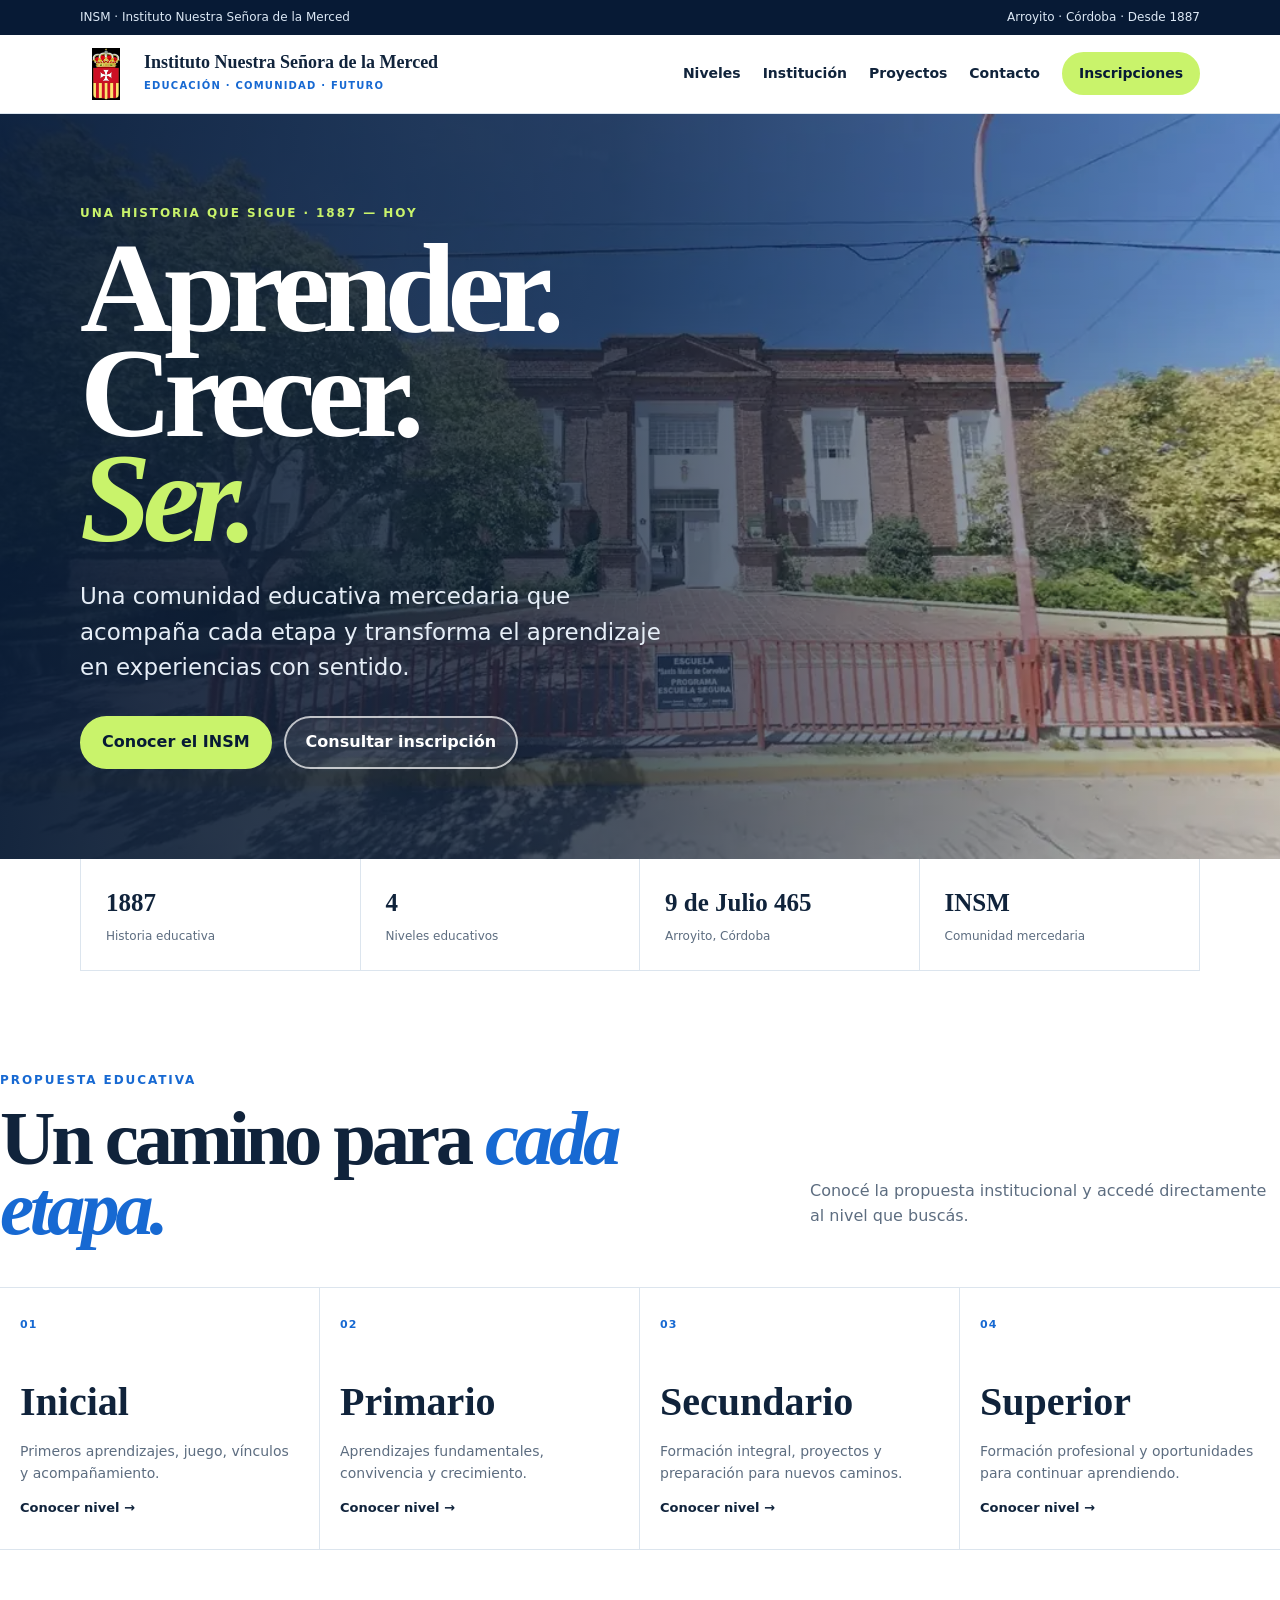
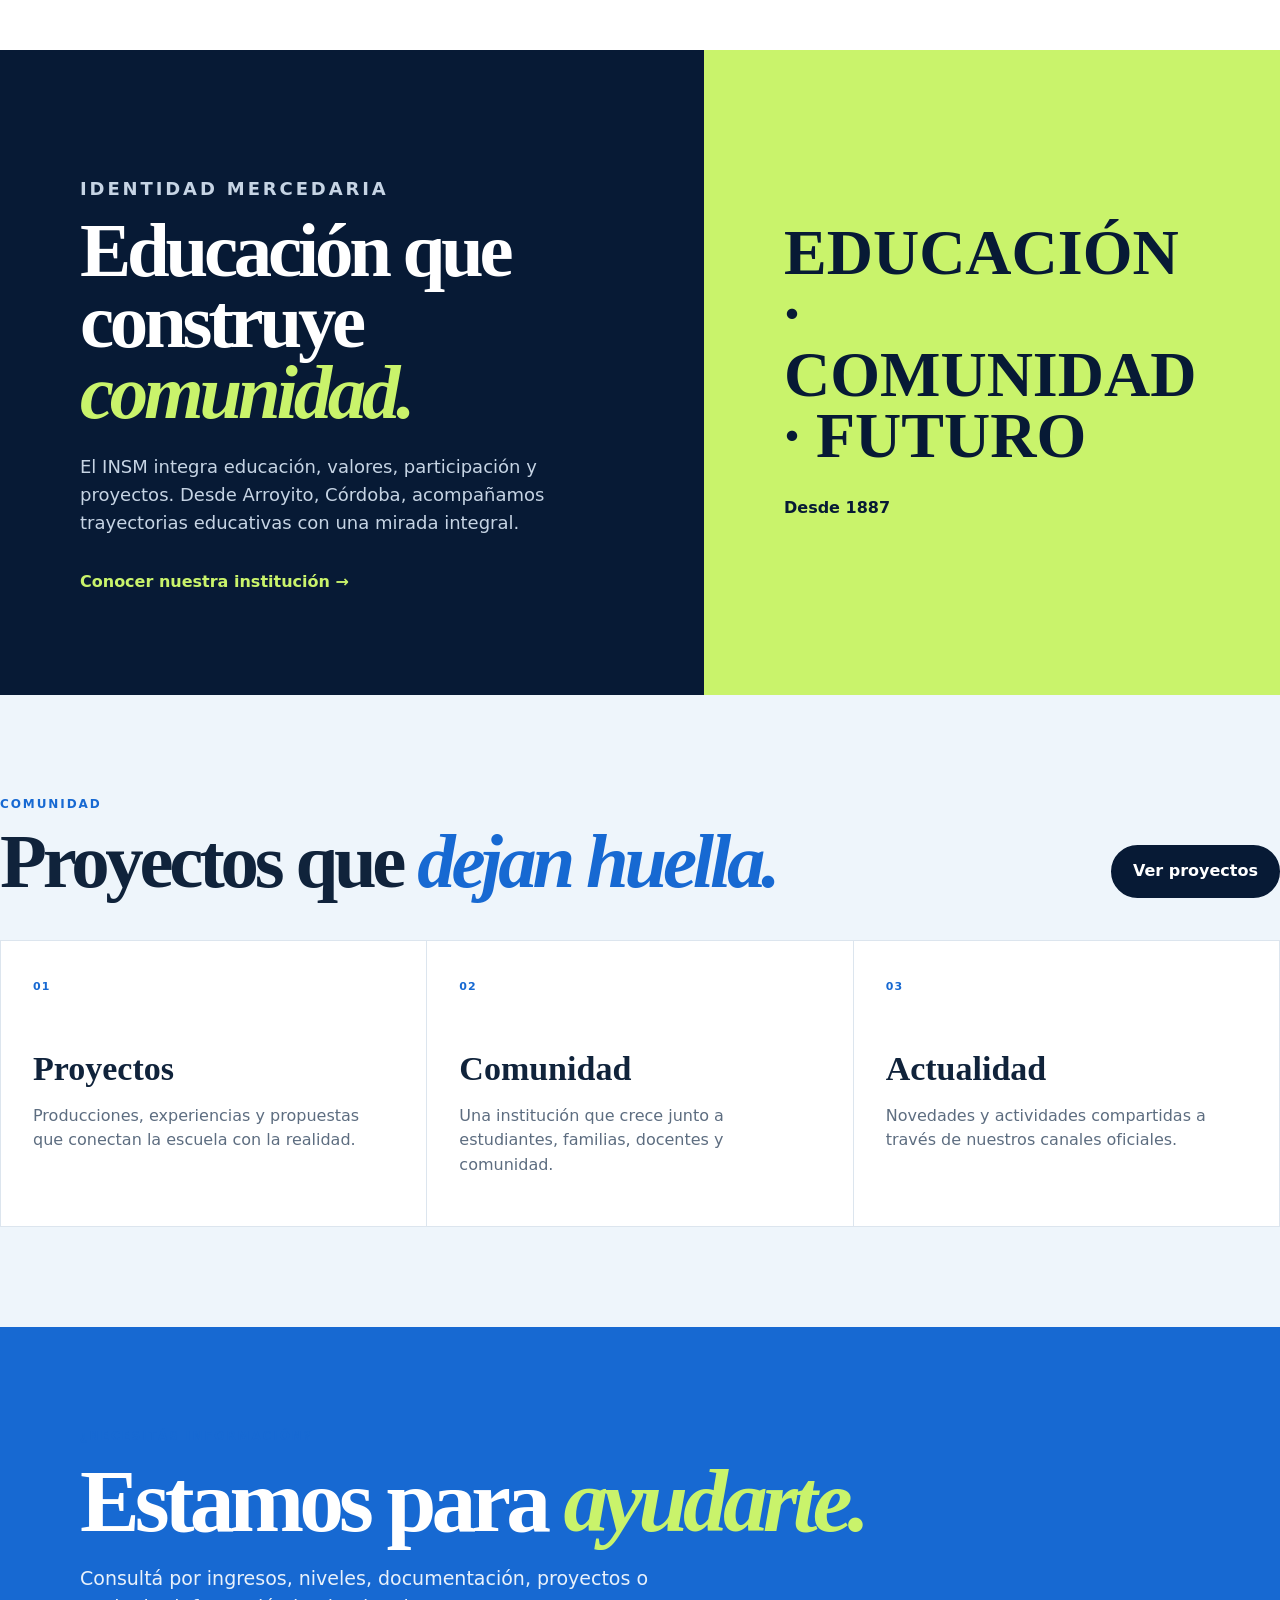
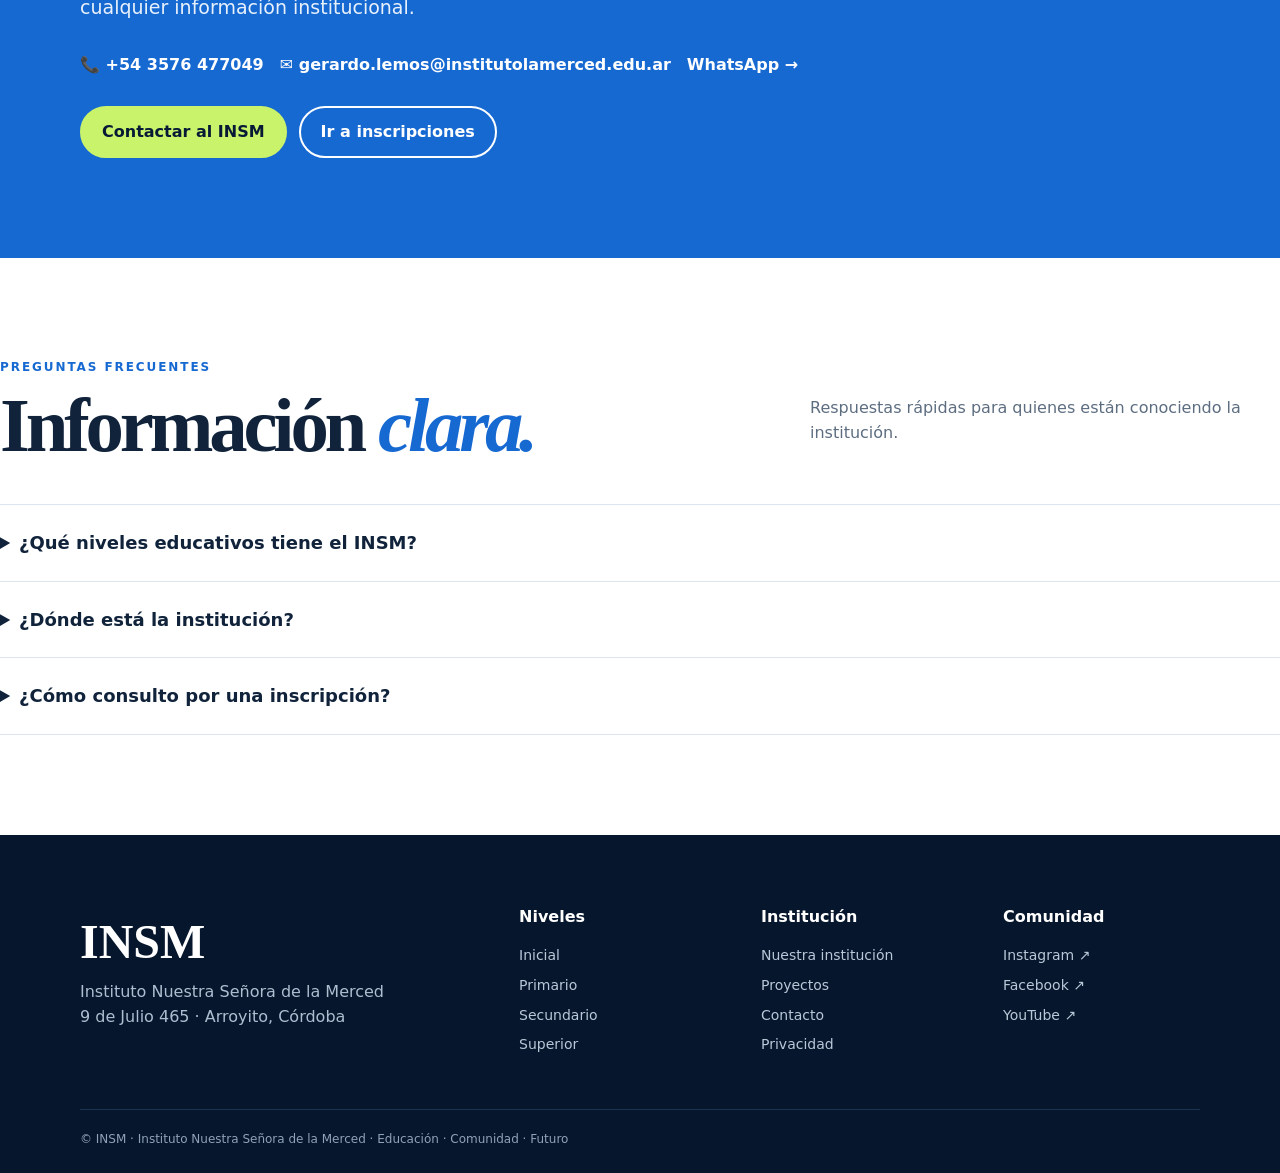
<file: index.html>
<!doctype html>
<html lang="es-AR">
<head>
<meta charset="utf-8">
<meta name="viewport" content="width=device-width, initial-scale=1">
<meta name="theme-color" content="#071a35">
<meta name="color-scheme" content="light">
<meta name="author" content="Instituto Nuestra Señora de la Merced">
<meta name="description" content="Instituto Nuestra Señora de la Merced de Arroyito, Córdoba. Educación mercedaria desde 1887: Inicial, Primario, Secundario y Superior, proyectos e inscripciones.">
<meta name="robots" content="index,follow,max-image-preview:large,max-snippet:-1,max-video-preview:-1">
<meta name="referrer" content="strict-origin-when-cross-origin">
<link rel="canonical" href="https://web95.vercel.app/">
<link rel="icon" href="img/favicon.ico">
<link rel="manifest" href="site.webmanifest">
<link rel="preload" as="image" href="img/entrada-fast.webp" type="image/webp" fetchpriority="high">
<link rel="stylesheet" href="speed.css">
<title>Instituto Nuestra Señora de la Merced | Arroyito, Córdoba</title>
<meta property="og:type" content="website">
<meta property="og:site_name" content="INSM · Instituto Nuestra Señora de la Merced">
<meta property="og:title" content="Instituto Nuestra Señora de la Merced | Arroyito">
<meta property="og:description" content="Educación mercedaria desde 1887. Conocé nuestros niveles, proyectos, comunidad e inscripciones.">
<meta property="og:url" content="https://web95.vercel.app/">
<meta property="og:image" content="https://web95.vercel.app/img/entrada-fast.webp">
<meta name="twitter:card" content="summary_large_image">
<meta name="twitter:title" content="Instituto Nuestra Señora de la Merced | Arroyito">
<meta name="twitter:description" content="Educación mercedaria desde 1887. Niveles, proyectos, comunidad e inscripciones.">
<meta name="twitter:image" content="https://web95.vercel.app/img/entrada-fast.webp">
<script type="application/ld+json">{"@context":"https://schema.org","@graph":[{"@type":"EducationalOrganization","@id":"https://web95.vercel.app/#organization","name":"Instituto Nuestra Señora de la Merced","alternateName":"INSM","url":"https://web95.vercel.app/","logo":"https://web95.vercel.app/img/logo-fast.webp","description":"Instituto Nuestra Señora de la Merced de Arroyito, Córdoba. Educación mercedaria desde 1887.","foundingDate":"1887","address":{"@type":"PostalAddress","streetAddress":"9 de Julio 465","addressLocality":"Arroyito","addressRegion":"Córdoba","postalCode":"2434","addressCountry":"AR"},"telephone":"+54 3576 477049","email":"gerardo.lemos@institutolamerced.edu.ar","sameAs":["https://www.instagram.com/mercedariasarroyito/","https://www.facebook.com/estilomercedarioarroyito","https://www.youtube.com/@INSM.DIGITAL","https://www.tiktok.com/@insm.digital"],"contactPoint":{"@type":"ContactPoint","contactType":"school information","telephone":"+54 3576 477049","email":"gerardo.lemos@institutolamerced.edu.ar","availableLanguage":"es-AR"}},{"@type":"WebSite","@id":"https://web95.vercel.app/#website","url":"https://web95.vercel.app/","name":"INSM · Instituto Nuestra Señora de la Merced","publisher":{"@id":"https://web95.vercel.app/#organization"},"inLanguage":"es-AR"},{"@type":"FAQPage","mainEntity":[{"@type":"Question","name":"¿Qué niveles educativos tiene el INSM?","acceptedAnswer":{"@type":"Answer","text":"El Instituto Nuestra Señora de la Merced ofrece Nivel Inicial, Primario, Secundario y Superior."}},{"@type":"Question","name":"¿Dónde está la institución?","acceptedAnswer":{"@type":"Answer","text":"La institución está ubicada en 9 de Julio 465, Arroyito, Córdoba."}},{"@type":"Question","name":"¿Cómo consulto por una inscripción?","acceptedAnswer":{"@type":"Answer","text":"Podés ingresar a la página de Inscripciones o comunicarte con el colegio desde la página de Contacto."}}]}]}</script>
<script defer data-domain="web95.vercel.app" src="https://plausible.io/js/script.js"></script>
</head>
<body>
<a class="skip" href="#contenido">Saltar al contenido</a>
<header class="header">
  <div class="bar"><span>INSM · Instituto Nuestra Señora de la Merced</span><span>Arroyito · Córdoba · Desde 1887</span></div>
  <div class="nav wrap">
    <a class="brand" href="index.html" aria-label="Inicio INSM">
      <img src="img/logo-fast.webp" width="180" height="180" alt="Escudo del Instituto Nuestra Señora de la Merced" fetchpriority="high">
      <span><strong>Instituto Nuestra Señora de la Merced</strong><small>EDUCACIÓN · COMUNIDAD · FUTURO</small></span>
    </a>
    <nav aria-label="Navegación principal">
      <a href="#niveles">Niveles</a><a href="NuestroColegio.html">Institución</a><a href="Proyectos.html">Proyectos</a><a href="Contacto.html">Contacto</a><a class="button small" href="Inscripciones.html">Inscripciones</a>
    </nav>
  </div>
</header>
<main id="contenido">
<section class="hero">
  <img class="hero-image" src="img/entrada-fast.webp" width="1200" height="612" alt="Entrada del Instituto Nuestra Señora de la Merced en Arroyito" fetchpriority="high">
  <div class="hero-overlay"></div>
  <div class="hero-content wrap">
    <p class="eyebrow">UNA HISTORIA QUE SIGUE · 1887 — HOY</p>
    <h1>Aprender.<br>Crecer.<br><em>Ser.</em></h1>
    <p class="lead">Una comunidad educativa mercedaria que acompaña cada etapa y transforma el aprendizaje en experiencias con sentido.</p>
    <div class="actions"><a class="button" href="#niveles">Conocer el INSM</a><a class="button ghost" href="Inscripciones.html">Consultar inscripción</a></div>
  </div>
</section>
<section class="trust wrap" aria-label="Datos institucionales">
  <div><b>1887</b><span>Historia educativa</span></div><div><b>4</b><span>Niveles educativos</span></div><div><b>9 de Julio 465</b><span>Arroyito, Córdoba</span></div><div><b>INSM</b><span>Comunidad mercedaria</span></div>
</section>
<section class="section" id="niveles">
  <div class="section-head"><div><p class="eyebrow">PROPUESTA EDUCATIVA</p><h2>Un camino para <em>cada etapa.</em></h2></div><p>Conocé la propuesta institucional y accedé directamente al nivel que buscás.</p></div>
  <div class="levels">
    <a href="NivelInicial.html"><span>01</span><h3>Inicial</h3><p>Primeros aprendizajes, juego, vínculos y acompañamiento.</p><b>Conocer nivel →</b></a>
    <a href="NivelPrimario.html"><span>02</span><h3>Primario</h3><p>Aprendizajes fundamentales, convivencia y crecimiento.</p><b>Conocer nivel →</b></a>
    <a href="NivelSecundario.html"><span>03</span><h3>Secundario</h3><p>Formación integral, proyectos y preparación para nuevos caminos.</p><b>Conocer nivel →</b></a>
    <a href="NivelTerciario.html"><span>04</span><h3>Superior</h3><p>Formación profesional y oportunidades para continuar aprendiendo.</p><b>Conocer nivel →</b></a>
  </div>
</section>
<section class="split">
  <div><p class="eyebrow">IDENTIDAD MERCEDARIA</p><h2>Educación que construye <em>comunidad.</em></h2><p>El INSM integra educación, valores, participación y proyectos. Desde Arroyito, Córdoba, acompañamos trayectorias educativas con una mirada integral.</p><a class="text-link" href="NuestroColegio.html">Conocer nuestra institución →</a></div>
  <aside><strong>EDUCACIÓN<br>· COMUNIDAD<br>· FUTURO</strong><span>Desde 1887</span></aside>
</section>
<section class="section light" id="propuesta">
  <div class="section-head"><div><p class="eyebrow">COMUNIDAD</p><h2>Proyectos que <em>dejan huella.</em></h2></div><a class="button dark" href="Proyectos.html">Ver proyectos</a></div>
  <div class="features"><article><span>01</span><h3>Proyectos</h3><p>Producciones, experiencias y propuestas que conectan la escuela con la realidad.</p></article><article><span>02</span><h3>Comunidad</h3><p>Una institución que crece junto a estudiantes, familias, docentes y comunidad.</p></article><article><span>03</span><h3>Actualidad</h3><p>Novedades y actividades compartidas a través de nuestros canales oficiales.</p></article></div>
</section>
<section class="contact-cta" id="recorrido">
  <div class="wrap"><p class="eyebrow">¿NECESITÁS INFORMACIÓN?</p><h2>Estamos para <em>ayudarte.</em></h2><p>Consultá por ingresos, niveles, documentación, proyectos o cualquier información institucional.</p><div class="direct"><a href="tel:+543576477049">📞 +54 3576 477049</a><a href="mailto:gerardo.lemos@institutolamerced.edu.ar">✉ gerardo.lemos@institutolamerced.edu.ar</a><a href="https://wa.me/5493576477049" rel="noopener" target="_blank">WhatsApp →</a></div><div class="actions"><a class="button" href="Contacto.html">Contactar al INSM</a><a class="button ghost-light" href="Inscripciones.html">Ir a inscripciones</a></div></div>
</section>
<section class="section faq" id="preguntas-frecuentes">
  <div class="section-head"><div><p class="eyebrow">PREGUNTAS FRECUENTES</p><h2>Información <em>clara.</em></h2></div><p>Respuestas rápidas para quienes están conociendo la institución.</p></div>
  <details><summary>¿Qué niveles educativos tiene el INSM?</summary><p>Nivel Inicial, Primario, Secundario y Superior.</p></details>
  <details><summary>¿Dónde está la institución?</summary><p>En 9 de Julio 465, Arroyito, Córdoba.</p></details>
  <details><summary>¿Cómo consulto por una inscripción?</summary><p>Podés ingresar a <a href="Inscripciones.html">Inscripciones</a> o comunicarte desde <a href="Contacto.html">Contacto</a>.</p></details>
</section>
</main>
<footer class="footer"><div class="wrap footer-grid"><div><strong>INSM</strong><p>Instituto Nuestra Señora de la Merced<br>9 de Julio 465 · Arroyito, Córdoba</p></div><div><b>Niveles</b><a href="NivelInicial.html">Inicial</a><a href="NivelPrimario.html">Primario</a><a href="NivelSecundario.html">Secundario</a><a href="NivelTerciario.html">Superior</a></div><div><b>Institución</b><a href="NuestroColegio.html">Nuestra institución</a><a href="Proyectos.html">Proyectos</a><a href="Contacto.html">Contacto</a><a href="privacidad.html">Privacidad</a></div><div><b>Comunidad</b><a href="https://www.instagram.com/mercedariasarroyito/" rel="noopener" target="_blank">Instagram ↗</a><a href="https://www.facebook.com/estilomercedarioarroyito" rel="noopener" target="_blank">Facebook ↗</a><a href="https://www.youtube.com/@INSM.DIGITAL" rel="noopener" target="_blank">YouTube ↗</a></div></div><div class="wrap footer-bottom">© INSM · Instituto Nuestra Señora de la Merced · Educación · Comunidad · Futuro</div></footer>
<script src="speed.js" defer></script>
</body></html>
</file>
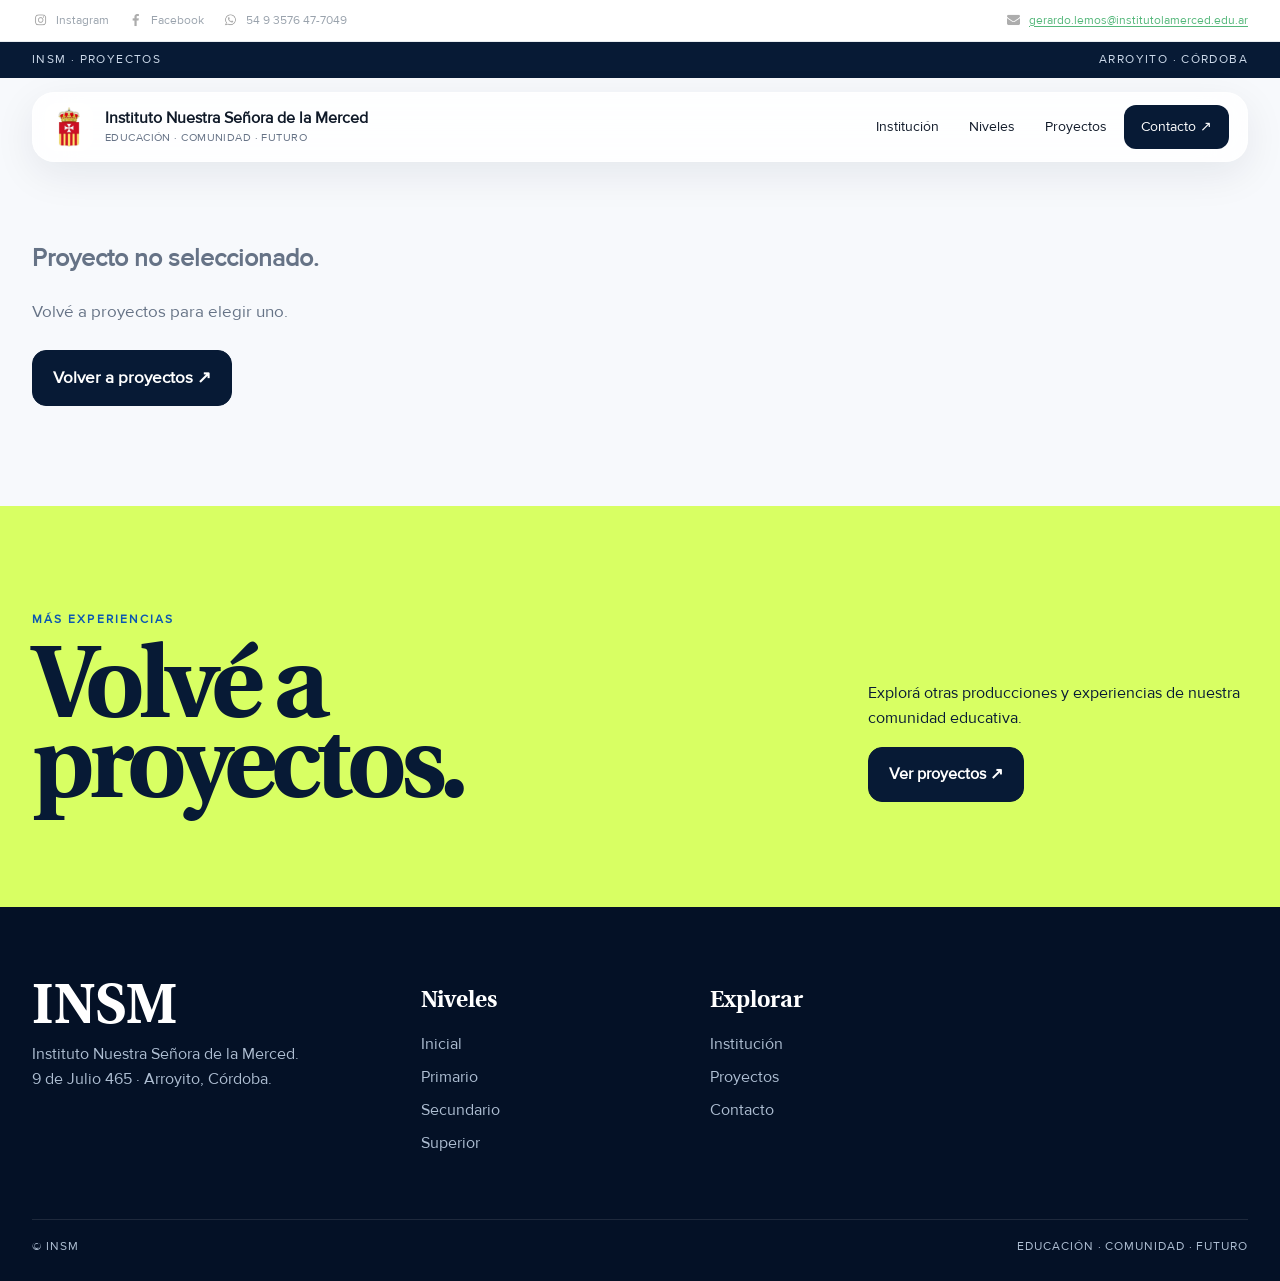
<file: templates/Proyecto.html>
<!doctype html>
<!DOCTYPE html>

<html lang="es"><head><meta charset="utf-8"/><meta content="width=device-width,initial-scale=1" name="viewport"/><meta content="Instituto Nuestra Señora de la Merced" name="author"/><meta content="strict-origin-when-cross-origin" name="referrer"/><title>Proyecto · INSM</title><link href="../img/favicon.ico" rel="icon"/><link href="../modern.css" rel="stylesheet"/><meta content="noindex,nofollow,noarchive" name="robots"/><link href="https://elsonso1920-max.github.io/webinsm/templates/Proyecto.html" rel="canonical"/><meta content="#071a35" name="theme-color"/>
<link href="../site.webmanifest" rel="manifest"/>
</head><body><div class="social-contact-bar"><div class="container social-contact-shell"><div class="social-group"><a aria-label="Instagram" href="https://www.instagram.com/mercedariasarroyito/" rel="noopener" target="_blank"><img alt="Instagram" decoding="async" loading="lazy" src="../img/social/instagram.webp"/> <span>Instagram</span></a><a aria-label="Facebook" href="https://www.facebook.com/estilomercedarioarroyito" rel="noopener" target="_blank"><img alt="Facebook" decoding="async" loading="lazy" src="../img/social/facebook.webp"/> <span>Facebook</span></a><a aria-label="WhatsApp" href="https://wa.me/5493576477049" rel="noopener" target="_blank"><img alt="WhatsApp" decoding="async" loading="lazy" src="../img/social/whatsapp.webp"/> <span>54 9 3576 47-7049</span></a></div><div class="contact-group"><a aria-label="Correo electrónico" href="mailto:gerardo.lemos@institutolamerced.edu.ar"><img alt="Gmail" decoding="async" loading="lazy" src="../img/social/gmail.webp"/> <span>gerardo.lemos@institutolamerced.edu.ar</span></a></div></div></div><div class="progress"></div><div class="cursor"></div><div class="topline"><div class="container"><span>INSM · Proyectos</span><span>Arroyito · Córdoba</span></div></div><header class="site-nav"><div class="container nav-shell"><a class="brand" href="../index.html"><img alt="INSM" class="brand-mark" decoding="async" loading="lazy" src="../img/logo.webp"/><span class="brand-text">Instituto Nuestra Señora de la Merced<small>EDUCACIÓN · COMUNIDAD · FUTURO</small></span></a><nav class="nav-links"><a href="../NuestroColegio.html">Institución</a><a href="../index.html#niveles">Niveles</a><a href="../Proyectos.html">Proyectos</a><a class="nav-cta" href="../Contacto.html">Contacto ↗</a></nav><button aria-controls="mobileMenu" aria-expanded="false" aria-label="Abrir menú" class="menu-toggle" type="button">☰</button></div></header><div class="mobile-menu" id="mobileMenu"><a href="../NuestroColegio.html">Institución</a><a href="../index.html#niveles">Niveles</a><a href="../Proyectos.html">Proyectos</a><a href="../Contacto.html">Contacto</a></div><main class="project-page"><div class="container" id="projectRoot"><div class="project-detail"><div><div class="eyebrow">INSM · Proyecto</div><h1>Cargando<br/><em>proyecto.</em></h1></div></div></div></main><section class="cta"><div class="container cta-grid"><div><div class="section-label">Más experiencias</div><h2>Volvé a<br/>proyectos.</h2></div><div><p>Explorá otras producciones y experiencias de nuestra comunidad educativa.</p><a class="btn" href="../Proyectos.html">Ver proyectos ↗</a></div></div></section><footer class="footer"><div class="container footer-grid"><div><div class="footer-brand">INSM</div><p>Instituto Nuestra Señora de la Merced.<br/>9 de Julio 465 · Arroyito, Córdoba.</p></div><div><h3>Niveles</h3><a href="../NivelInicial.html">Inicial</a><a href="../NivelPrimario.html">Primario</a><a href="../NivelSecundario.html">Secundario</a><a href="../NivelTerciario.html">Superior</a></div><div><h3>Explorar</h3><a href="../NuestroColegio.html">Institución</a><a href="../Proyectos.html">Proyectos</a><a href="../Contacto.html">Contacto</a></div></div><div class="container footer-bottom"><span>© INSM</span><span>Educación · Comunidad · Futuro</span></div></footer><script src="../site.js"></script><script src="data/proyectos-local.js"></script><script>
const id = new URLSearchParams(location.search).get('id');
const root = document.getElementById('projectRoot');

function escapeHtml(value) {
  return String(value ?? '').replace(/[&<>'"]/g, c => ({'&':'&amp;','<':'&lt;','>':'&gt;',"'":'&#39;','"':'&quot;'}[c]));
}
function renderProject(p) {
  if (!p) throw new Error('not found');
  const g=p.general||{}, h=p.hero||{}, a=p.academic||{};
  const gallery=Array.isArray(p.gallery)?p.gallery:[];
  const videos=Array.isArray(p.videos)?p.videos:[];
  const resources=Array.isArray(p.resources)?p.resources:[];
  const galleryHtml=gallery.length ? `
    <section class="section white project-gallery-section">
      <div class="container">
        <div class="section-head">
          <div><div class="section-label">Registro</div><h2 class="display">Así se <em>vivió.</em></h2></div>
          <p class="section-intro">Imágenes y producciones de esta experiencia.</p>
        </div>
        <div class="projects project-gallery-grid">
          ${gallery.map((item,i)=>{
            const image=typeof item==='string'?item:item.image;
            const title=typeof item==='string'?'Registro '+String(i+1).padStart(2,'0'):(item.title||'Registro '+String(i+1).padStart(2,'0'));
            const description=typeof item==='string'?'':(item.description||'');
            return `<div class="project-card project-gallery-card"><img src="${escapeHtml(image)}" alt="${escapeHtml(title)}" loading="lazy"><div class="project-body"><div class="project-meta"><span>Cortometraje</span><span>${String(i+1).padStart(2,'0')}</span></div><h3>${escapeHtml(title)}</h3>${description?`<p>${escapeHtml(description)}</p>`:''}</div></div>`;
          }).join('')}
        </div>
      </div>
    </section>` : '';
  const videosHtml=videos.length ? `
    <section class="section project-video-section">
      <div class="container">
        <div class="section-head"><div><div class="section-label">Material audiovisual</div><h2 class="display">Mirá los <em>cortos.</em></h2></div></div>
        <div class="project-video-grid">${videos.map((src,i)=>`<div class="project-video-item"><iframe src="${escapeHtml(src)}" title="Video ${i+1}" loading="lazy" allowfullscreen></iframe></div>`).join('')}</div>
      </div>
    </section>` : '';
  const resourcesHtml=resources.length ? `
    <section class="section white project-resources-section"><div class="container"><div class="section-head"><div><div class="section-label">Enlaces</div><h2 class="display">Seguí <em>explorando.</em></h2></div></div><div class="project-resources">${resources.map(r=>`<a class="btn" href="${escapeHtml(r.url)}" target="_blank" rel="noopener"><i class="${escapeHtml(r.icon||'fas fa-link')}"></i> ${escapeHtml(r.title||'Ver enlace')} ↗</a>`).join('')}</div></div></section>` : '';
  root.innerHTML=`
    <div class="project-detail">
      <div class="reveal visible"><div class="eyebrow">INSM · Proyecto</div><h1>${escapeHtml(h.titleLine1||p.title||'Proyecto')}<br><em>${escapeHtml(h.titleLine2||'')}</em></h1><p class="project-detail-text">${g.summary||''}</p><div class="project-meta-list"><div><strong>Fecha</strong><span>${escapeHtml(g.date||'')}</span></div><div><strong>Área</strong><span>${escapeHtml(a.value3||'INSM')}</span></div><div><strong>Participan</strong><span>${escapeHtml(a.value1||'')}</span></div><div><strong>Acompañamiento</strong><span>${escapeHtml(a.value2||'')}</span></div></div></div>
      <div class="reveal visible delay-1"><img class="hero-img" src="${escapeHtml(g.image||h.backgroundImage||'../img/Convivencia.webp')}" alt="${escapeHtml(h.titleLine1||'Proyecto')}"></div>
    </div>
    <div class="section" style="padding-bottom:0"><div class="content-grid"><aside class="content-sticky"><div class="section-label">La experiencia</div><h2>Detrás del <em>proyecto.</em></h2></aside><div class="content-body">${g.detail||''}</div></div></div>
    ${galleryHtml}${videosHtml}${resourcesHtml}`;
  document.title=(h.titleLine1||p.title||'Proyecto')+' · INSM';
}

async function loadProject(){
  if(!id){
    root.innerHTML='<div class="content-body"><h2>Proyecto no seleccionado.</h2><p>Volvé a proyectos para elegir uno.</p><a class="btn btn-dark" href="../Proyectos.html">Volver a proyectos ↗</a></div>';
    return;
  }
  try {
    // Al abrir la web directamente desde la PC, usamos los datos locales.
    if (window.INSM_PROJECTS && window.INSM_PROJECTS[id]) {
      renderProject(window.INSM_PROJECTS[id]);
      return;
    }
    // Cuando la web está publicada en un servidor, usamos el JSON real.
    const response=await fetch('data/proyectos/'+encodeURIComponent(id)+'.json');
    if(!response.ok) throw new Error('not found');
    renderProject(await response.json());
  } catch(error) {
    console.error(error);
    root.innerHTML='<div class="content-body"><h2>No se pudo cargar este proyecto.</h2><p>Revisá que exista su archivo JSON dentro de <strong>templates/data/proyectos/</strong>.</p><a class="btn btn-dark" href="../Proyectos.html">Volver a proyectos ↗</a></div>';
  }
}
loadProject();
</script></body></html>
</file>
<file: speed.css>
:root{--navy:#071a35;--blue:#1769d2;--sky:#eef5fb;--lime:#c9f36b;--ink:#10233b;--muted:#5d6d80;--line:#dce5ee;--white:#fff;--radius:22px}*{box-sizing:border-box}html{scroll-behavior:smooth}body{margin:0;color:var(--ink);font-family:system-ui,-apple-system,BlinkMacSystemFont,"Segoe UI",sans-serif;background:#fff;line-height:1.55}a{color:inherit;text-decoration:none}a:focus-visible,button:focus-visible,summary:focus-visible{outline:3px solid #ffb000;outline-offset:4px}.wrap{width:min(1120px,calc(100% - 40px));margin:auto}.skip{position:absolute;left:12px;top:-60px;background:#fff;color:#071a35;padding:12px 16px;z-index:100;border-radius:8px}.skip:focus{top:12px}.header{position:relative;background:#fff;border-bottom:1px solid var(--line);z-index:10}.bar{display:flex;justify-content:space-between;gap:20px;background:var(--navy);color:#dce8f5;padding:8px max(20px,calc((100% - 1120px)/2));font-size:12px}.nav{min-height:78px;display:flex;align-items:center;justify-content:space-between;gap:25px}.brand{display:flex;align-items:center;gap:12px;min-width:0}.brand img{width:52px;height:52px;object-fit:contain}.brand strong{display:block;font-family:Georgia,serif;font-size:18px;line-height:1.1}.brand small{display:block;color:var(--blue);font-weight:800;letter-spacing:.12em;font-size:10px;margin-top:5px}.nav nav{display:flex;align-items:center;gap:22px;font-size:14px;font-weight:700}.nav nav>a:not(.button):hover,.text-link:hover{color:var(--blue)}.button{display:inline-flex;align-items:center;justify-content:center;min-height:48px;padding:12px 20px;border-radius:999px;background:var(--lime);color:var(--navy);font-weight:850;border:2px solid var(--lime);transition:transform .15s ease}.button:hover{transform:translateY(-2px)}.button.small{min-height:40px;padding:9px 15px}.button.ghost{background:rgba(255,255,255,.08);color:#fff;border-color:rgba(255,255,255,.7)}.button.dark{background:var(--navy);color:#fff;border-color:var(--navy)}.ghost-light{background:transparent;color:#fff;border-color:#fff}.hero{min-height:680px;position:relative;display:grid;align-items:center;overflow:hidden;background:var(--navy);color:#fff}.hero-image{position:absolute;inset:0;width:100%;height:100%;object-fit:cover;object-position:center;filter:saturate(.8)}.hero-overlay{position:absolute;inset:0;background:linear-gradient(90deg,rgba(7,26,53,.94) 0%,rgba(7,26,53,.72) 48%,rgba(7,26,53,.2) 100%)}.hero-content{position:relative;padding:90px 0}.eyebrow{font-size:12px;letter-spacing:.16em;font-weight:850;color:var(--blue);margin:0 0 14px}.hero .eyebrow{color:var(--lime)}h1,h2,h3,p{margin-top:0}.hero h1{font-family:Georgia,serif;font-size:clamp(64px,10vw,128px);line-height:.82;letter-spacing:-.065em;margin:0 0 28px}.hero h1 em,h2 em{font-style:italic;color:var(--lime)}.lead{max-width:610px;font-size:clamp(18px,2vw,23px);color:#e6eef7;margin-bottom:30px}.direct{display:flex;flex-wrap:wrap;gap:16px;margin:0 0 28px}.direct a{color:#fff;font-weight:750}.direct a:hover{color:var(--lime)}.actions{display:flex;flex-wrap:wrap;gap:12px}.trust{display:grid;grid-template-columns:repeat(4,1fr);border:1px solid var(--line);border-top:0}.trust div{padding:25px;border-right:1px solid var(--line)}.trust div:last-child{border-right:0}.trust b{display:block;font-family:Georgia,serif;font-size:25px}.trust span{display:block;color:var(--muted);font-size:12px;margin-top:4px}.section{padding:100px 0}.section.light{background:var(--sky)}.section-head{display:flex;justify-content:space-between;gap:50px;align-items:end;margin-bottom:42px}.section-head>p{max-width:470px;color:var(--muted)}h2{font-family:Georgia,serif;font-size:clamp(45px,6vw,78px);line-height:.92;letter-spacing:-.055em;margin-bottom:0}h2 em{color:var(--blue)}.levels{display:grid;grid-template-columns:repeat(4,1fr);border-top:1px solid var(--line)}.levels a{padding:28px 20px 30px;border-right:1px solid var(--line);border-bottom:1px solid var(--line);min-height:260px;display:flex;flex-direction:column}.levels a:last-child{border-right:0}.levels a:hover{background:var(--navy);color:#fff}.levels span,.features span{font-size:11px;font-weight:850;color:var(--blue);letter-spacing:.1em}.levels h3{font-family:Georgia,serif;font-size:40px;margin:38px 0 8px}.levels p{color:var(--muted);font-size:14px}.levels a:hover p{color:#d8e4f1}.levels b{margin-top:auto;font-size:13px}.split{display:grid;grid-template-columns:1.1fr .9fr;background:var(--navy);color:#fff}.split>div{padding:100px max(20px,calc((100vw - 1120px)/2)) 100px max(20px,calc((100vw - 1120px)/2))}.split>div{padding-right:70px}.split h2{max-width:650px}.split h2 em{color:var(--lime)}.split p{max-width:620px;color:#c6d4e4;font-size:18px;margin-top:25px}.split aside{background:var(--lime);color:var(--navy);padding:80px;display:flex;flex-direction:column;justify-content:center}.split aside strong{font-family:Georgia,serif;font-size:clamp(38px,5vw,70px);line-height:.95}.split aside span{margin-top:30px;font-weight:800}.text-link{display:inline-block;margin-top:15px;color:var(--lime);font-weight:850}.features{display:grid;grid-template-columns:repeat(3,1fr);gap:1px;background:var(--line);border:1px solid var(--line)}.features article{background:#fff;padding:32px;min-height:220px}.features h3{font-family:Georgia,serif;font-size:34px;margin:45px 0 8px}.features p{color:var(--muted)}.contact-cta{background:var(--blue);color:#fff;padding:100px 0}.contact-cta h2{font-size:clamp(52px,7vw,90px)}.contact-cta h2 em{color:var(--lime)}.contact-cta>div>p:not(.eyebrow){max-width:620px;font-size:19px;color:#e8f1fb;margin:22px 0 30px}.faq details{border-top:1px solid var(--line);padding:24px 0}.faq details:last-child{border-bottom:1px solid var(--line)}summary{cursor:pointer;font-weight:800;font-size:18px}.faq details p{margin:16px 0 0;color:var(--muted)}.faq a{color:var(--blue);font-weight:800}.footer{background:#06162c;color:#d7e3ef;padding:70px 0 25px}.footer-grid{display:grid;grid-template-columns:2fr 1fr 1fr 1fr;gap:45px}.footer strong{font-family:Georgia,serif;font-size:48px;color:#fff}.footer p{color:#aebed0}.footer b{display:block;color:#fff;margin-bottom:15px}.footer a{display:block;color:#b9c8d8;font-size:14px;margin:8px 0}.footer a:hover{color:var(--lime)}.footer-bottom{border-top:1px solid #1b3450;margin-top:45px;padding-top:20px;font-size:12px;color:#8fa3b8}@media(max-width:850px){.bar span:last-child{display:none}.nav{min-height:70px}.brand strong{font-size:15px}.brand small{font-size:8px}.nav nav{gap:10px}.nav nav>a:not(.button){display:none}.hero{min-height:640px}.hero-overlay{background:linear-gradient(90deg,rgba(7,26,53,.94),rgba(7,26,53,.55))}.hero-content{padding:75px 0}.trust{grid-template-columns:repeat(2,1fr)}.trust div:nth-child(2){border-right:0}.levels{grid-template-columns:repeat(2,1fr)}.levels a:nth-child(2){border-right:0}.section-head{display:block}.section-head>p{margin-top:18px}.split{grid-template-columns:1fr}.split>div{padding:75px 20px}.split aside{padding:65px 20px}.features{grid-template-columns:1fr}.footer-grid{grid-template-columns:repeat(2,1fr)}}@media(max-width:520px){.wrap{width:min(100% - 28px,1120px)}.brand span{display:none}.hero h1{font-size:64px}.lead{font-size:17px}.trust div{padding:20px 14px}.levels{grid-template-columns:1fr}.levels a{border-right:0}.section{padding:75px 0}h2{font-size:48px}.actions .button{width:100%}.footer-grid{grid-template-columns:1fr}.footer-bottom{line-height:1.6}}@media(prefers-reduced-motion:reduce){html{scroll-behavior:auto}.button{transition:none}.hero-image{transform:none}}
</file>
<file: modern.css>
@font-face{font-family:Proxima;src:url('fonts/ProximaNova-Regular.woff2') format('woff2');font-weight:400;font-style:normal;font-display:swap}
@font-face{font-family:Heuristica;src:url('fonts/Heuristica-Bold.woff2') format('woff2');font-weight:800;font-style:normal;font-display:swap}
@font-face{font-family:Heuristica;src:url('fonts/Heuristica-Italic.woff2') format('woff2');font-weight:400;font-style:italic;font-display:swap}
:root{--navy:#071a35;--blue:#0b56b3;--cyan:#54c9ff;--sky:#eaf5ff;--paper:#f7f9fc;--white:#fff;--ink:#101a29;--muted:#667386;--line:#dce4ee;--lime:#d8ff63;--coral:#ff765b;--radius:34px;--ease:cubic-bezier(.2,.8,.2,1);--shadow:0 28px 80px rgba(7,26,53,.14)}
*{box-sizing:border-box}html{scroll-behavior:smooth}body{margin:0;background:var(--paper);color:var(--ink);font-family:Proxima,Arial,sans-serif;line-height:1.55;overflow-x:hidden}body:before{display:none}a{color:inherit;text-decoration:none}img{display:block;max-width:100%}button{font:inherit}.container{width:min(1280px,calc(100% - 64px));margin:auto}.topline{height:36px;background:var(--navy);color:#cbd8e9;font-size:.72rem;letter-spacing:.12em;text-transform:uppercase;display:flex;align-items:center}.topline .container{display:flex;justify-content:space-between}.site-nav{position:fixed;top:36px;left:0;right:0;z-index:1000;padding:14px 0;transition:.45s var(--ease)}.site-nav.scrolled{top:0;padding:9px 0}.nav-shell{height:70px;background:rgba(255,255,255,.84);backdrop-filter:blur(22px);border:1px solid rgba(255,255,255,.7);box-shadow:0 12px 40px rgba(7,26,53,.08);border-radius:22px;padding:0 18px 0 12px;display:flex;align-items:center;gap:28px}.brand{display:flex;align-items:center;gap:12px;min-width:270px}.brand-mark{width:48px;height:48px;border-radius:14px;object-fit:contain;background:#fff;padding:4px}.brand-text{font-weight:800;font-size:.98rem;line-height:1.05}.brand-text small{display:block;font-weight:400;color:var(--muted);font-size:.68rem;letter-spacing:.04em;margin-top:5px}.nav-links{display:flex;align-items:center;gap:4px;margin-left:auto}.nav-links>a{font-size:.86rem;padding:10px 13px;border-radius:12px;transition:.25s}.nav-links>a:hover{background:var(--sky);color:var(--blue)}.nav-cta{background:var(--navy)!important;color:white!important;padding:11px 17px!important}.menu-toggle{display:none;border:0;background:var(--navy);color:#fff;border-radius:13px;width:45px;height:45px}.mobile-menu{position:fixed;top:116px;left:20px;right:20px;z-index:999;background:#fff;border:1px solid var(--line);border-radius:22px;padding:16px;box-shadow:var(--shadow);display:none}.mobile-menu.open{display:grid;gap:7px}.mobile-menu a{padding:13px 15px;border-radius:13px;background:var(--paper)}
.progress{position:fixed;top:0;left:0;height:3px;background:var(--lime);z-index:2000;width:0;transform-origin:left}
.hero{min-height:100svh;background:var(--navy);color:white;position:relative;display:flex;align-items:flex-end;overflow:hidden;padding:170px 0 72px}.hero-bg{position:absolute;inset:0;overflow:hidden}.hero-bg img{position:absolute;inset:-4%;width:108%;height:108%;object-fit:cover;opacity:.43;filter:saturate(.9);transform:scale(1.02)}.hero-bg:after{content:"";position:absolute;inset:0;background:linear-gradient(90deg,rgba(7,26,53,.98) 0%,rgba(7,26,53,.72) 38%,rgba(7,26,53,.22) 100%),linear-gradient(0deg,rgba(7,26,53,.9),transparent 55%)}.hero-grid{position:relative;z-index:2;display:grid;grid-template-columns:minmax(0,1.25fr) minmax(280px,.55fr);gap:70px;align-items:end}.eyebrow{display:flex;align-items:center;gap:11px;text-transform:uppercase;letter-spacing:.18em;font-size:.72rem;font-weight:800;color:#bfe4ff}.eyebrow:before{content:"";width:36px;height:2px;background:var(--lime)}.hero h1{font-family:Heuristica,serif;font-size:clamp(5rem,11vw,11.5rem);font-weight:800;line-height:.79;letter-spacing:-.07em;margin:25px 0 34px;max-width:1000px}.hero h1 .line{display:block}.hero h1 .blue{color:var(--cyan);font-style:italic}.hero-copy{font-size:1.1rem;color:#c7d4e5;max-width:600px}.hero-actions{display:flex;gap:12px;flex-wrap:wrap;margin-top:28px}.btn{display:inline-flex;align-items:center;justify-content:center;gap:10px;border-radius:14px;padding:14px 20px;border:1px solid var(--line);font-weight:800;transition:transform .25s var(--ease),background .25s,color .25s,box-shadow .25s}.btn:hover{transform:translateY(-3px)}.btn-primary{background:var(--lime);border-color:var(--lime);color:var(--navy);box-shadow:0 10px 30px rgba(216,255,99,.15)}.btn-dark{background:var(--navy);color:#fff;border-color:var(--navy)}.btn-ghost{background:rgba(255,255,255,.1);border-color:rgba(255,255,255,.22);color:#fff}.hero-side{border-left:1px solid rgba(255,255,255,.2);padding-left:28px}.hero-side .number{font-family:Heuristica;font-size:5rem;line-height:.8;color:var(--lime)}.hero-side p{color:#bac9dc;max-width:280px}.scroll-cue{position:absolute;right:32px;bottom:34px;z-index:3;writing-mode:vertical-rl;text-transform:uppercase;letter-spacing:.18em;font-size:.67rem;color:#bcd0e5;display:flex;gap:12px;align-items:center}.scroll-cue:after{content:"";height:55px;width:1px;background:#bcd0e5}
.section{padding:130px 0}.section.white{background:#fff}.section.dark{background:var(--navy);color:#fff}.section.blue{background:var(--blue);color:#fff}.section-head{display:flex;justify-content:space-between;gap:50px;align-items:end;margin-bottom:54px}.section-label{font-size:.72rem;text-transform:uppercase;letter-spacing:.18em;font-weight:800;color:var(--blue);margin-bottom:13px}.dark .section-label,.blue .section-label{color:var(--lime)}h2.display{font-family:Heuristica;font-size:clamp(3.5rem,7vw,7.5rem);line-height:.86;letter-spacing:-.06em;margin:0}h2.display em{color:var(--blue);font-style:italic}.dark h2.display em,.blue h2.display em{color:var(--cyan)}.section-intro{max-width:480px;color:var(--muted);font-size:1.04rem}.dark .section-intro,.blue .section-intro{color:#c8d7e8}
.manifesto{display:grid;grid-template-columns:.55fr 1.45fr;gap:70px;align-items:start}.manifesto-mark{font-family:Heuristica;font-size:10rem;line-height:.65;color:var(--blue);opacity:.12}.manifesto-text{font-family:Heuristica;font-size:clamp(2.6rem,5vw,5.5rem);line-height:.97;letter-spacing:-.045em;margin:0}.manifesto-text span{color:var(--blue);font-style:italic}.mini-note{margin-top:35px;display:flex;gap:18px;align-items:center;color:var(--muted);font-size:.9rem}.mini-note:before{content:"";width:44px;height:1px;background:var(--blue)}
.levels{display:grid;grid-template-columns:repeat(4,1fr);gap:12px}.level-card{min-height:570px;position:relative;overflow:hidden;border-radius:26px;color:#fff;background:var(--navy);isolation:isolate}.level-card:nth-child(2){margin-top:45px}.level-card:nth-child(4){margin-top:85px}.level-card:before{content:"";position:absolute;inset:0;background:linear-gradient(180deg,rgba(7,26,53,.02) 20%,rgba(7,26,53,.93) 100%);z-index:1}.level-card img{position:absolute;inset:0;width:100%;height:100%;object-fit:cover;transition:transform .9s var(--ease),filter .5s}.level-card:hover img{transform:scale(1.08);filter:saturate(1.1)}.level-card .num{position:absolute;top:22px;left:22px;z-index:2;font-size:.7rem;letter-spacing:.16em}.level-card-content{position:absolute;left:25px;right:25px;bottom:24px;z-index:2}.level-card h3{font-family:Heuristica;font-size:3rem;line-height:.9;margin:0 0 10px}.level-card p{color:#d5e1ef;min-height:49px;margin:0}.level-card .go{display:flex;align-items:center;justify-content:space-between;margin-top:24px;padding-top:15px;border-top:1px solid rgba(255,255,255,.2);font-weight:800}.go span:last-child{width:40px;height:40px;border-radius:50%;background:var(--lime);color:var(--navy);display:grid;place-items:center;transition:.3s}.level-card:hover .go span:last-child{transform:rotate(-45deg)}
.story{display:grid;grid-template-columns:.85fr 1.15fr;gap:80px;align-items:center}.story-media{position:relative}.story-media img{width:100%;height:650px;object-fit:cover;border-radius:30px}.story-sticker{position:absolute;right:-25px;top:55px;width:135px;height:135px;border-radius:50%;background:var(--lime);color:var(--navy);display:grid;place-items:center;text-align:center;font-weight:800;font-size:.78rem;line-height:1.1;transform:rotate(10deg)}.story-copy h3{font-family:Heuristica;font-size:clamp(2.5rem,5vw,5rem);line-height:.9;margin:0 0 25px;letter-spacing:-.05em}.story-copy p{font-size:1.08rem;color:var(--muted);max-width:620px}.stats{display:grid;grid-template-columns:repeat(3,1fr);gap:10px;margin-top:38px}.stat{padding:20px;border-top:2px solid var(--blue)}.stat strong{font-family:Heuristica;font-size:2.5rem;display:block}.stat span{color:var(--muted);font-size:.82rem}
.marquee{overflow:hidden;border-top:1px solid var(--line);border-bottom:1px solid var(--line);white-space:nowrap;background:#fff}.marquee-track{display:inline-flex;animation:marquee 28s linear infinite;padding:17px 0}.marquee-item{font-family:Heuristica;font-size:clamp(2rem,4vw,4rem);letter-spacing:-.03em;padding:0 22px}.marquee-item i{color:var(--blue);font-style:normal}@keyframes marquee{to{transform:translateX(-50%)}}
.projects-wrap{position:relative}.projects{display:flex;gap:18px;overflow-x:auto;padding:10px 0 45px;scroll-snap-type:x mandatory;scrollbar-width:none;cursor:grab}.projects:active{cursor:grabbing}.projects::-webkit-scrollbar{display:none}.project-card{flex:0 0 min(470px,72vw);scroll-snap-align:start;border-radius:27px;background:#fff;overflow:hidden;box-shadow:0 15px 50px rgba(7,26,53,.1);border:1px solid var(--line);transition:transform .35s var(--ease)}.project-card:hover{transform:translateY(-8px)}.project-card img{height:310px;width:100%;object-fit:cover}.project-body{padding:24px}.project-meta{display:flex;justify-content:space-between;color:var(--blue);font-size:.7rem;text-transform:uppercase;letter-spacing:.13em;font-weight:800}.project-card h3{font-family:Heuristica;font-size:2.35rem;line-height:.94;margin:13px 0}.project-card p{color:var(--muted);margin:0}.project-link{display:inline-flex;margin-top:21px;font-weight:800;color:var(--blue);align-items:center;gap:10px}.project-link:after{content:"↗";font-size:1.2rem}.drag-note{text-align:right;color:var(--muted);font-size:.75rem;text-transform:uppercase;letter-spacing:.14em}
.split-image{display:grid;grid-template-columns:1fr 1fr;min-height:720px}.split-image .photo{background-size:cover;background-position:center;min-height:500px}.split-image .content{padding:100px clamp(35px,8vw,120px);display:flex;flex-direction:column;justify-content:center;background:var(--sky)}.split-image h3{font-family:Heuristica;font-size:clamp(3rem,5vw,6rem);line-height:.88;letter-spacing:-.05em;margin:0 0 25px}.split-image p{max-width:530px;color:var(--muted);font-size:1.05rem}.pill-row{display:flex;gap:8px;flex-wrap:wrap;margin-top:25px}.pill{border:1px solid #cbd8e6;border-radius:999px;padding:8px 13px;font-size:.78rem;background:#fff}
.quote-section{padding:140px 0;background:var(--navy);color:#fff;position:relative;overflow:hidden}.quote-section:before{content:"“";position:absolute;font-family:Heuristica;font-size:45rem;line-height:.6;right:-30px;top:45px;color:rgba(84,201,255,.08)}.quote{position:relative;z-index:1;font-family:Heuristica;font-size:clamp(3rem,6vw,7rem);line-height:.9;letter-spacing:-.05em;max-width:1080px}.quote em{color:var(--lime);font-style:italic}.quote-author{margin-top:35px;color:#b7c7da;font-size:.82rem;letter-spacing:.12em;text-transform:uppercase}
.tour{background:#fff}.tour-frame{background:var(--navy);padding:10px;border-radius:34px;box-shadow:var(--shadow)}.tour-frame iframe{width:100%;height:620px;border:0;border-radius:25px;display:block;background:#10243e}.tour-controls{display:flex;justify-content:space-between;align-items:center;margin-top:18px;color:var(--muted);font-size:.8rem}
.cta{background:var(--lime);color:var(--navy);padding:105px 0}.cta-grid{display:flex;justify-content:space-between;gap:50px;align-items:end}.cta h2{font-family:Heuristica;font-size:clamp(4rem,8vw,9rem);line-height:.78;letter-spacing:-.06em;margin:0}.cta p{max-width:380px;font-size:1rem}.cta .btn{background:var(--navy);border-color:var(--navy);color:#fff}
.footer{background:#041126;color:#aebed2;padding:75px 0 25px}.footer-grid{display:grid;grid-template-columns:1.4fr 1fr 1fr 1fr;gap:40px}.footer h3{color:#fff;font-family:Heuristica;font-size:1.45rem;margin:0 0 15px}.footer a{display:block;margin:8px 0;transition:.2s}.footer a:hover{color:var(--lime);transform:translateX(4px)}.footer-brand{font-family:Heuristica;color:#fff;font-size:3.5rem;line-height:.8}.footer-bottom{border-top:1px solid rgba(255,255,255,.1);margin-top:55px;padding-top:18px;display:flex;justify-content:space-between;font-size:.72rem;letter-spacing:.08em;text-transform:uppercase}
/* interior pages */
.page-hero{min-height:78svh;background:var(--navy);color:#fff;position:relative;display:flex;align-items:end;overflow:hidden;padding:170px 0 75px}.page-hero-bg{position:absolute;inset:0}.page-hero-bg img{width:100%;height:100%;object-fit:cover;opacity:.45}.page-hero-bg:after{content:"";position:absolute;inset:0;background:linear-gradient(90deg,rgba(7,26,53,.97),rgba(7,26,53,.45),rgba(7,26,53,.2)),linear-gradient(0deg,rgba(7,26,53,.85),transparent 60%)}.page-hero-content{position:relative;z-index:2;max-width:950px}.page-hero h1{font-family:Heuristica;font-size:clamp(5rem,11vw,11rem);line-height:.78;letter-spacing:-.07em;margin:22px 0}.page-hero h1 em{color:var(--cyan);font-style:italic}.page-hero p{max-width:650px;color:#c8d6e6;font-size:1.1rem}.section-nav{position:relative;z-index:5;background:#fff;border-bottom:1px solid var(--line);position:sticky;top:0}.section-nav .container{display:flex;gap:4px;overflow:auto}.section-nav a{white-space:nowrap;padding:15px 17px;font-size:.78rem;font-weight:800;color:var(--muted)}.section-nav a:hover{color:var(--blue)}.feature-cards{display:grid;grid-template-columns:repeat(3,1fr);gap:12px}.feature-card{background:#fff;border:1px solid var(--line);border-radius:27px;padding:32px;min-height:270px;transition:.4s var(--ease)}.feature-card:hover{transform:translateY(-7px);box-shadow:var(--shadow)}.feature-card .big-num{font-family:Heuristica;font-size:3.2rem;color:var(--blue);line-height:.8}.feature-card h3{font-family:Heuristica;font-size:2rem;line-height:.9;margin:28px 0 12px}.feature-card p,.feature-card li{color:var(--muted)}.feature-card ul{padding-left:19px}.content-grid{display:grid;grid-template-columns:.75fr 1.25fr;gap:80px}.content-sticky{position:sticky;top:105px;align-self:start}.content-sticky h2{font-family:Heuristica;font-size:clamp(3rem,5vw,5.5rem);line-height:.87;letter-spacing:-.05em;margin:0}.content-body{font-size:1.05rem;color:var(--muted)}.content-body p{margin-top:0;margin-bottom:25px}.content-body h3{font-family:Heuristica;color:var(--ink);font-size:2rem;margin:35px 0 10px}.info-block{border-top:1px solid var(--line);padding:22px 0;display:grid;grid-template-columns:.7fr 1.3fr;gap:20px}.info-block strong{color:var(--ink)}.info-block span{color:var(--muted)}.timeline{position:relative;margin-top:40px}.timeline:before{content:"";position:absolute;left:22px;top:0;bottom:0;width:2px;background:#cbd8e7}.timeline-item{position:relative;padding:0 0 55px 75px}.timeline-item:before{content:"";position:absolute;left:13px;top:4px;width:20px;height:20px;border-radius:50%;background:var(--lime);border:5px solid var(--navy)}.timeline-item .year{font-family:Heuristica;font-size:3rem;color:var(--blue);line-height:.8}.timeline-item h3{font-family:Heuristica;font-size:1.8rem;margin:13px 0 5px}.timeline-item p{color:var(--muted);margin:0}.doc-grid{display:grid;grid-template-columns:repeat(2,1fr);gap:12px}.doc{padding:22px;border:1px solid var(--line);border-radius:18px;background:#fff;display:flex;justify-content:space-between;align-items:center;font-weight:800}.doc span{color:var(--blue);font-size:1.3rem}.contact-cards{display:grid;grid-template-columns:repeat(2,1fr);gap:14px}.contact-card{padding:27px;background:#fff;border:1px solid var(--line);border-radius:24px}.contact-card h3{font-family:Heuristica;font-size:2rem;margin:0 0 8px}.contact-card p{color:var(--muted);margin:0}.project-page{padding:140px 0 100px}.project-detail{display:grid;grid-template-columns:1fr .7fr;gap:60px}.project-detail h1{font-family:Heuristica;font-size:clamp(4rem,8vw,8rem);line-height:.8;letter-spacing:-.06em;margin:0 0 25px}.project-detail .hero-img{height:620px;width:100%;object-fit:cover;border-radius:30px}.project-meta-list{border-top:1px solid var(--line);margin-top:35px}.project-meta-list div{display:flex;justify-content:space-between;border-bottom:1px solid var(--line);padding:15px 0;font-size:.88rem}.project-detail-text{color:var(--muted);font-size:1.05rem}.reveal{opacity:0;transform:translateY(35px);transition:opacity .8s var(--ease),transform .8s var(--ease)}.reveal.visible{opacity:1;transform:none}.delay-1{transition-delay:.08s}.delay-2{transition-delay:.16s}.delay-3{transition-delay:.24s}
@media(max-width:1050px){.container{width:min(100% - 40px,1280px)}.nav-links{display:none}.menu-toggle{display:block;margin-left:auto}.brand{min-width:0}.hero-grid,.story,.content-grid,.project-detail{grid-template-columns:1fr}.hero{padding-top:145px}.hero-side{border-left:0;border-top:1px solid rgba(255,255,255,.2);padding:25px 0 0}.levels{grid-template-columns:repeat(2,1fr)}.level-card:nth-child(2),.level-card:nth-child(4){margin-top:0}.story-media img{height:500px}.split-image{grid-template-columns:1fr}.split-image .content{min-height:520px}.feature-cards{grid-template-columns:1fr 1fr}.footer-grid{grid-template-columns:1.5fr 1fr 1fr}.footer-grid>div:last-child{grid-column:2}.content-sticky{position:static}.project-detail .hero-img{height:500px}}
@media(max-width:650px){.container{width:calc(100% - 28px)}.topline{display:none}.site-nav{top:0;padding:10px}.site-nav.scrolled{padding:7px 0}.nav-shell{height:62px;border-radius:18px}.brand-mark{width:42px;height:42px}.brand-text{font-size:.85rem}.brand-text small{font-size:.6rem}.mobile-menu{top:82px}.hero{min-height:760px;padding:125px 0 55px}.hero h1{font-size:clamp(4.2rem,19vw,7rem);margin:22px 0}.hero-copy{font-size:1rem}.hero-side .number{font-size:4rem}.scroll-cue{display:none}.section{padding:80px 0}.section-head{display:block;margin-bottom:36px}.section-head .btn{margin-top:22px}.manifesto{grid-template-columns:1fr;gap:10px}.manifesto-mark{display:none}.manifesto-text{font-size:2.8rem}.levels{grid-template-columns:1fr}.level-card{min-height:460px}.story{gap:40px}.story-media img{height:390px}.story-sticker{width:105px;height:105px;right:-8px;top:20px;font-size:.68rem}.stats{grid-template-columns:1fr 1fr}.stat:last-child{grid-column:span 2}.project-card{flex-basis:86vw}.project-card img{height:245px}.split-image .content{padding:70px 24px}.quote-section{padding:90px 0}.quote{font-size:3rem}.tour-frame iframe{height:420px}.cta{padding:80px 0}.cta-grid{display:block}.cta h2{font-size:5rem;margin-bottom:35px}.footer-grid{grid-template-columns:1fr 1fr}.footer-grid>div:first-child{grid-column:span 2}.footer-grid>div:last-child{grid-column:auto}.footer-brand{font-size:3rem}.footer-bottom{display:block}.footer-bottom span{display:block;margin:6px 0}.page-hero{min-height:700px;padding:130px 0 55px}.page-hero h1{font-size:clamp(4.4rem,18vw,7rem)}.feature-cards,.contact-cards,.doc-grid{grid-template-columns:1fr}.info-block{grid-template-columns:1fr;gap:7px}.timeline-item{padding-left:55px}.timeline:before{left:16px}.timeline-item:before{left:7px}.project-page{padding:110px 0 70px}.project-detail .hero-img{height:360px}.project-detail h1{font-size:4.4rem}}
@media(prefers-reduced-motion:reduce){*,*:before,*:after{scroll-behavior:auto!important;animation:none!important;transition:none!important}}

/* Barra superior de redes y contacto — agregado sin alterar los estilos existentes */
.social-contact-bar{height:42px;background:#fff;border-bottom:1px solid #e7ebef;position:relative;z-index:1002;color:#9aa3ad;font-size:.72rem;}
.social-contact-shell{height:100%;display:flex;align-items:center;justify-content:space-between;gap:28px;overflow:hidden;}
.social-group,.contact-group{display:flex;align-items:center;gap:18px;white-space:nowrap;}
.social-group a,.contact-group a{display:inline-flex;align-items:center;gap:7px;color:#9aa3ad;transition:.2s;}
.social-group a:hover,.contact-group a:hover{color:#54b77a;}
.social-group img,.contact-group img{width:17px;height:17px;object-fit:contain;opacity:.78;}
.contact-group a{color:#54b77a;text-decoration:underline;text-underline-offset:2px;}
.site-nav{top:78px;}
@media(max-width:650px){
  .social-contact-bar{height:46px;font-size:.66rem;}
  .social-contact-shell{width:100%;padding:0 14px;justify-content:flex-start;overflow-x:auto;gap:20px;}
  .social-group,.contact-group{gap:13px;}
  .social-group a,.contact-group a{gap:5px;}
  .social-group img,.contact-group img{width:16px;height:16px;}
  .site-nav{top:46px;}
  .site-nav.scrolled{top:0;}
}


/* ===== Inscripciones ===== */
.enrollment-section{background:var(--paper)}
.enrollment-layout{display:grid;grid-template-columns:.72fr 1.28fr;gap:55px;align-items:start}
.enrollment-intro{position:sticky;top:115px}
.enrollment-intro h3{font-family:Heuristica;font-size:clamp(2.8rem,5vw,5rem);line-height:.9;letter-spacing:-.05em;margin:0 0 22px}
.enrollment-intro h3 em{color:var(--blue);font-style:italic}
.enrollment-intro p{color:var(--muted);max-width:470px}
.enrollment-note{margin-top:28px;padding:20px;border-left:3px solid var(--lime);background:#fff;border-radius:0 16px 16px 0;color:var(--muted);font-size:.9rem}
.enrollment-form{background:#fff;border:1px solid var(--line);border-radius:30px;padding:35px;box-shadow:0 18px 55px rgba(7,26,53,.07)}
.form-step{display:none}.form-step.active{display:block}
.form-section-title{font-family:Heuristica;font-size:2.25rem;line-height:.95;margin:0 0 8px}
.form-section-subtitle{color:var(--muted);margin:0 0 28px}
.form-grid{display:grid;grid-template-columns:repeat(2,minmax(0,1fr));gap:17px}
.form-field{display:flex;flex-direction:column;gap:7px}
.form-field.full{grid-column:1/-1}
.form-field label{font-size:.78rem;font-weight:800;letter-spacing:.04em}
.form-field input,.form-field select,.form-field textarea{width:100%;border:1px solid var(--line);background:#fbfcfe;color:var(--ink);border-radius:13px;padding:13px 14px;font:inherit;outline:none;transition:.2s}
.form-field input:focus,.form-field select:focus,.form-field textarea:focus{border-color:var(--blue);box-shadow:0 0 0 4px rgba(11,86,179,.08);background:#fff}
.form-field input[readonly]{background:#f1f5f9;color:var(--muted)}
.radio-row{display:flex;gap:10px;flex-wrap:wrap}
.radio-option{position:relative}.radio-option input{position:absolute;opacity:0;pointer-events:none}
.radio-option label{display:block;border:1px solid var(--line);border-radius:13px;padding:11px 16px;background:#fbfcfe;cursor:pointer;font-weight:800;color:var(--muted);transition:.2s}
.radio-option input:checked+label{background:var(--navy);border-color:var(--navy);color:#fff}
.level-selector{display:grid;grid-template-columns:repeat(4,1fr);gap:10px;margin-bottom:28px}
.level-selector label{display:block}.level-selector input{position:absolute;opacity:0;pointer-events:none}
.level-selector span{display:flex;align-items:center;justify-content:center;min-height:58px;text-align:center;border:1px solid var(--line);border-radius:15px;padding:10px;background:#fbfcfe;font-weight:800;cursor:pointer;transition:.2s}
.level-selector input:checked+span{background:var(--blue);border-color:var(--blue);color:#fff;transform:translateY(-2px)}
.conditional{display:none;margin-top:25px;padding-top:25px;border-top:1px solid var(--line)}
.conditional.visible{display:block}
.form-actions{display:flex;justify-content:space-between;gap:12px;margin-top:30px;padding-top:24px;border-top:1px solid var(--line)}
.form-message{display:none;margin-top:20px;padding:15px 17px;border-radius:14px;font-weight:800}
.form-message.success{display:block;background:#eef9e8;color:#285a1f;border:1px solid #cde8c5}
.form-message.error{display:block;background:#fff2ef;color:#8b2d20;border:1px solid #f2c6bd}
@media(max-width:1050px){.enrollment-layout{grid-template-columns:1fr}.enrollment-intro{position:static}.level-selector{grid-template-columns:repeat(2,1fr)}}
@media(max-width:650px){.enrollment-form{padding:22px}.form-grid{grid-template-columns:1fr}.form-field.full{grid-column:auto}.level-selector{grid-template-columns:1fr 1fr}.form-actions{flex-direction:column}.form-actions .btn{width:100%}}

/* Detalle de proyectos: galería y material audiovisual */
.project-gallery-grid{display:grid!important;grid-template-columns:repeat(3,minmax(0,1fr));gap:22px;overflow:visible!important}
.project-gallery-card{display:block!important;overflow:hidden}
.project-gallery-card .project-body{padding:18px 20px 20px}
.project-gallery-card h3{margin:8px 0 0}
.project-video-grid{display:grid;grid-template-columns:repeat(2,minmax(0,1fr));gap:24px}
.project-video-item{position:relative;aspect-ratio:16/9;background:#111;overflow:hidden}
.project-video-item iframe{width:100%;height:100%;border:0}
.project-resources{display:flex;flex-wrap:wrap;gap:14px}
@media(max-width:800px){.project-gallery-grid,.project-video-grid{grid-template-columns:1fr}}

/* Inscripciones a especialidades */
.specialty-section{background:#f7f9fc}
.specialty-cards{display:grid;grid-template-columns:repeat(2,minmax(0,1fr));gap:22px}
.specialty-card{display:grid;grid-template-columns:auto 1fr;gap:22px;padding:30px;background:#fff;border:1px solid var(--line);border-radius:26px;box-shadow:0 16px 45px rgba(7,26,53,.06)}
.specialty-icon{width:58px;height:58px;border-radius:18px;background:var(--navy);color:#fff;display:flex;align-items:center;justify-content:center;font-weight:900;font-size:1.15rem}
.specialty-card h3{font-family:Heuristica;font-size:2rem;line-height:1;margin:6px 0 12px}
.specialty-card p{color:var(--muted);line-height:1.7;margin:0 0 20px}
.specialty-panel{margin-top:28px;padding:32px;background:#fff;border:1px solid var(--line);border-radius:30px;display:none;box-shadow:0 20px 60px rgba(7,26,53,.08)}
.specialty-panel.open{display:block}
.specialty-panel-head{display:flex;justify-content:space-between;gap:20px;align-items:flex-start;margin-bottom:24px}
.specialty-panel-head h3,.specialty-inner-form h4{font-family:Heuristica;font-size:2.35rem;line-height:.95;margin:6px 0 0}
.panel-close{border:0;background:#f1f4f8;width:42px;height:42px;border-radius:50%;font-size:1.6rem;cursor:pointer;color:var(--ink)}
.verify-box,.specialty-inner-form{padding:24px;border:1px solid var(--line);border-radius:20px;background:#fbfcfe}
.verify-box>p{color:var(--muted);line-height:1.7;margin-top:0}
.specialty-inner-form h4{margin-bottom:25px}
@media(max-width:800px){.specialty-cards{grid-template-columns:1fr}.specialty-card{grid-template-columns:1fr}.specialty-panel{padding:22px}}

/* ===== Nivel Inicial 2026 ===== */
.initial-hero .page-hero-content h1{max-width:900px}
.initial-hero .page-hero-content h1 em,.initial-closing-card h2 em,.initial-highlight h3 em,.initial-intro .display em,.initial-fields .display em,.initial-news .display em,.initial-closing-card h2 em{font-style:italic;color:var(--lime)}
.initial-hero-tags{display:flex;flex-wrap:wrap;gap:9px;margin-top:28px}
.initial-hero-tags span{padding:8px 13px;border:1px solid rgba(255,255,255,.3);border-radius:999px;background:rgba(255,255,255,.08);font-size:.74rem;font-weight:800;letter-spacing:.04em;backdrop-filter:blur(8px)}
.initial-subject-grid{display:grid;grid-template-columns:repeat(3,minmax(0,1fr));gap:12px}
.initial-subject-grid span{padding:19px 20px;border:1px solid var(--line);border-radius:17px;background:#fbfcfe;font-weight:800;transition:.2s}
.initial-subject-grid span:hover{transform:translateY(-3px);border-color:var(--blue);box-shadow:0 12px 30px rgba(7,26,53,.07)}
.initial-highlight .content p{max-width:620px}
.initial-timeline{display:grid;gap:0;border-left:2px solid var(--line)}
.initial-timeline>div{position:relative;padding:0 0 32px 35px}
.initial-timeline>div:last-child{padding-bottom:0}
.initial-timeline>div:before{content:"";position:absolute;left:-7px;top:5px;width:12px;height:12px;border-radius:50%;background:var(--blue);box-shadow:0 0 0 5px var(--paper)}
.initial-timeline strong{display:block;font-size:1.35rem;letter-spacing:.04em;color:var(--blue);margin-bottom:7px}
.initial-timeline p{margin:0;color:var(--muted);line-height:1.75}
.initial-support-grid{display:grid;grid-template-columns:repeat(3,minmax(0,1fr));gap:20px}
.initial-support-grid article{padding:29px;border:1px solid var(--line);border-radius:24px;background:#fff;box-shadow:0 15px 45px rgba(7,26,53,.05)}
.initial-support-grid article>span{display:inline-flex;align-items:center;justify-content:center;min-width:45px;height:30px;padding:0 10px;border-radius:999px;background:var(--navy);color:#fff;font-size:.7rem;font-weight:900;letter-spacing:.06em}
.initial-support-grid h3{font-family:Heuristica;font-size:1.85rem;line-height:1;margin:17px 0 11px}
.initial-support-grid p{color:var(--muted);line-height:1.7;margin:0}
.initial-news{background:var(--paper)}
.news-card{display:grid;grid-template-columns:150px 1fr;gap:35px;align-items:start;padding:35px;border:1px solid var(--line);border-radius:30px;background:#fff;box-shadow:0 18px 55px rgba(7,26,53,.06)}
.news-number{font-family:Heuristica;font-size:3rem;line-height:1;color:var(--blue);font-weight:700}
.news-card h3{font-family:Heuristica;font-size:2.5rem;line-height:1;margin:0 0 15px}
.news-card p{color:var(--muted);line-height:1.75;margin:0 0 12px;max-width:820px}
.initial-info-grid{display:grid;grid-template-columns:repeat(4,minmax(0,1fr));gap:18px}
.initial-info-grid article{padding:27px;border:1px solid var(--line);border-radius:23px;background:#fbfcfe}
.info-icon{font-size:.72rem;font-weight:900;color:var(--blue);letter-spacing:.08em;margin-bottom:24px}
.initial-info-grid h3{font-family:Heuristica;font-size:1.75rem;margin:0 0 14px}
.initial-info-grid p{color:var(--muted);line-height:1.7;margin:0 0 10px}
.initial-info-grid a{color:var(--blue);font-weight:700}
.initial-closing{padding-top:20px}
.initial-closing-card{display:grid;grid-template-columns:1fr 1fr;gap:55px;align-items:end;padding:50px;border-radius:32px;background:var(--navy);color:#fff}
.initial-closing-card h2{font-family:Heuristica;font-size:clamp(2.5rem,5vw,4.8rem);line-height:.92;letter-spacing:-.04em;margin:10px 0 0}
.initial-closing-card .section-label{color:rgba(255,255,255,.65)}
.initial-closing-card p{margin:0;color:rgba(255,255,255,.75);line-height:1.75;max-width:560px}
@media(max-width:950px){.initial-subject-grid{grid-template-columns:repeat(2,minmax(0,1fr))}.initial-support-grid{grid-template-columns:1fr}.initial-info-grid{grid-template-columns:repeat(2,minmax(0,1fr))}.initial-closing-card{grid-template-columns:1fr;gap:25px}}
@media(max-width:650px){.initial-hero-tags{gap:7px}.initial-hero-tags span{font-size:.66rem;padding:7px 10px}.initial-subject-grid{grid-template-columns:1fr}.initial-subject-grid span{padding:15px}.news-card{grid-template-columns:1fr;gap:12px;padding:25px}.news-number{font-size:2rem}.news-card h3{font-size:2rem}.initial-info-grid{grid-template-columns:1fr}.initial-info-grid article{padding:22px}.initial-closing-card{padding:30px 24px;border-radius:24px}}

/* --- INSM: nivel pages visual refresh --- */
.level-intro{display:grid;grid-template-columns:1.25fr .75fr;gap:24px;margin-top:45px}.level-intro-card{border-radius:30px;padding:34px;background:var(--navy);color:#fff;position:relative;overflow:hidden;box-shadow:var(--shadow)}.level-intro-card:after{content:"";position:absolute;width:210px;height:210px;border-radius:50%;right:-65px;bottom:-85px;background:var(--lime);opacity:.9}.level-intro-card h3{font-family:Heuristica;font-size:2.8rem;line-height:.9;margin:10px 0 14px;max-width:540px}.level-intro-card p{color:#c9d7e8;max-width:620px}.level-intro-card .section-label{color:var(--lime)}.level-stat-card{border:1px solid var(--line);border-radius:30px;padding:30px;background:#fff;display:flex;flex-direction:column;justify-content:space-between;box-shadow:0 12px 35px rgba(7,26,53,.07)}.level-stat-card strong{font-family:Heuristica;font-size:4.5rem;line-height:.8;color:var(--blue)}.level-stat-card span{color:var(--muted);font-weight:700;text-transform:uppercase;letter-spacing:.1em;font-size:.72rem}.specialty-card{border-radius:32px;border:1px solid var(--line);background:#fff;overflow:hidden;box-shadow:0 15px 45px rgba(7,26,53,.08);margin-top:28px}.specialty-top{display:flex;justify-content:space-between;gap:30px;align-items:end;padding:34px 36px;background:linear-gradient(135deg,#eef7ff,#fff)}.specialty-top h3{font-family:Heuristica;font-size:clamp(2.8rem,5vw,5rem);line-height:.8;margin:7px 0 12px;letter-spacing:-.05em}.specialty-top p{color:var(--muted);max-width:650px;margin:0}.specialty-top .btn{white-space:nowrap}.year-grid{display:grid;grid-template-columns:repeat(3,1fr);gap:0;border-top:1px solid var(--line)}.year-card{padding:28px 30px;min-height:260px;border-right:1px solid var(--line)}.year-card:last-child{border-right:0}.year-card .year{font-family:Heuristica;font-size:2.7rem;color:var(--blue);line-height:.8}.subject-list{display:flex;flex-wrap:wrap;gap:7px;margin-top:22px}.subject{font-size:.78rem;padding:8px 10px;border-radius:999px;background:var(--sky);border:1px solid #d6e4f0;color:var(--ink);font-weight:700}.subject.major{background:var(--lime);border-color:var(--lime)}.specialty-footer{padding:18px 30px;border-top:1px solid var(--line);font-size:.8rem;color:var(--muted)}.doc-cards{display:grid;grid-template-columns:repeat(2,1fr);gap:14px;margin-top:30px}.doc-card{display:flex;gap:18px;align-items:center;padding:24px;border-radius:24px;border:1px solid var(--line);background:#fff;transition:.3s;box-shadow:0 10px 30px rgba(7,26,53,.05)}.doc-card:hover{transform:translateY(-5px);box-shadow:var(--shadow)}.doc-icon{width:52px;height:52px;border-radius:16px;background:var(--navy);color:var(--lime);display:grid;place-items:center;font-weight:900;flex:0 0 auto}.doc-card h3{font-family:Heuristica;font-size:1.55rem;line-height:.95;margin:0 0 5px}.doc-card p{font-size:.82rem;color:var(--muted);margin:0}.doc-card .download{margin-left:auto;color:var(--blue);font-weight:900;white-space:nowrap}.academic-years{display:grid;grid-template-columns:repeat(2,1fr);gap:14px;margin-top:30px}.academic-year{border:1px solid var(--line);border-radius:24px;padding:26px;background:#fff}.academic-year h3{font-family:Heuristica;font-size:2.4rem;color:var(--blue);margin:0 0 16px}.academic-year ul{margin:0;padding-left:18px;color:var(--muted)}.academic-year li{margin:7px 0}.training-grid{display:grid;grid-template-columns:repeat(3,1fr);gap:14px;margin-top:30px}.training-card{padding:30px;border-radius:28px;background:var(--navy);color:#fff;min-height:300px;position:relative;overflow:hidden}.training-card:before{content:"";position:absolute;width:130px;height:130px;border-radius:50%;right:-45px;top:-45px;background:var(--lime);opacity:.85}.training-card .num{font-family:Heuristica;font-size:4rem;color:var(--lime);line-height:.7}.training-card h3{font-family:Heuristica;font-size:1.8rem;line-height:.95;margin:22px 0 12px;max-width:300px}.training-card p{color:#c6d4e5;font-size:.9rem}.training-card strong{color:#fff}.hero-badge{display:inline-flex;gap:8px;align-items:center;border:1px solid rgba(255,255,255,.25);background:rgba(255,255,255,.08);padding:9px 13px;border-radius:999px;font-size:.72rem;text-transform:uppercase;letter-spacing:.1em;color:#fff}.hero-badge:before{content:"";width:8px;height:8px;border-radius:50%;background:var(--lime)}
@media(max-width:900px){.level-intro,.year-grid,.training-grid,.doc-cards,.academic-years{grid-template-columns:1fr}.specialty-top{align-items:start;flex-direction:column}.year-card{border-right:0;border-bottom:1px solid var(--line)}.year-card:last-child{border-bottom:0}.doc-card .download{font-size:.75rem}.level-stat-card{min-height:170px}}

/* Performance and accessibility refinements */
:focus-visible{outline:3px solid var(--cyan);outline-offset:3px}.section,.split-image,.cta{content-visibility:auto;contain-intrinsic-size:800px}.page-hero-bg img,.hero-bg img{will-change:transform}.nav-shell{transform:translateZ(0)}
@media(prefers-reduced-motion:reduce){html{scroll-behavior:auto}.reveal{transition:none}.nav-shell,.btn,.project-card,.level-card img{transition:none!important}.hero-bg img,.page-hero-bg img{will-change:auto}}

/* Accessibility, interaction and rendering improvements */
.skip-link{position:fixed;left:16px;top:12px;z-index:10000;padding:12px 18px;border-radius:12px;background:var(--navy);color:#fff;font-weight:800;transform:translateY(-180%);transition:transform .2s ease;box-shadow:0 8px 24px rgba(7,26,53,.2)}
.skip-link:focus{transform:translateY(0);outline:3px solid var(--cyan);outline-offset:3px}
:where(a,button,input,select,textarea):focus-visible{outline:3px solid var(--cyan);outline-offset:3px}
@media (prefers-reduced-motion:reduce){
 html{scroll-behavior:auto}
 *,*::before,*::after{animation-duration:.01ms!important;animation-iteration-count:1!important;transition-duration:.01ms!important;scroll-behavior:auto!important}
 .reveal{opacity:1!important;transform:none!important}
}
@media (max-width:700px){
 .container{width:min(100% - 32px,1280px)}
}

/* WebScore 95+ refinement layer: preserve the visual identity while reducing expensive work. */
html{background:var(--paper);text-rendering:optimizeLegibility;-webkit-text-size-adjust:100%}
body{overscroll-behavior-x:none}
img{height:auto}
.page-hero-bg img,.hero-bg img{will-change:auto;transform:scale(1.02);backface-visibility:hidden}
.nav-shell{backface-visibility:hidden}
@media (hover:none),(pointer:coarse){.cursor{display:none!important}.project-card:hover,.level-card:hover,.btn:hover{transform:none!important}}
@media (max-width:700px){
  .hero{min-height:clamp(680px,100svh,900px);padding-top:140px}
  .hero h1{font-size:clamp(3.5rem,16vw,6.5rem);letter-spacing:-.055em}
  h2.display{font-size:clamp(3rem,14vw,5rem)}
  .section{padding:82px 0}
  .section-head{display:block;margin-bottom:36px}
  .section-intro{margin-top:18px}
  .site-nav{top:30px;padding:10px 0}
  .nav-shell{height:64px;border-radius:18px}
  .topline{height:30px;font-size:.61rem}
  .topline .container span:last-child{display:none}
}
@media (prefers-reduced-motion:reduce){
  .hero-bg img,.page-hero-bg img{transform:none!important}
}

.quick-actions{position:relative;z-index:5;margin-top:-1px;background:#fff;border-bottom:1px solid var(--line)}
.quick-actions-grid{display:grid;grid-template-columns:repeat(3,1fr)}
.quick-actions a{min-height:96px;padding:20px 26px;display:flex;flex-direction:column;justify-content:center;gap:5px;border-right:1px solid var(--line);transition:background .2s ease,transform .2s ease}
.quick-actions a:last-child{border-right:0}
.quick-actions a:hover{background:var(--sky);transform:translateY(-2px)}
.quick-actions strong{font-size:1.05rem}.quick-actions span{font-size:.84rem;color:var(--muted)}
@media(max-width:700px){.quick-actions-grid{grid-template-columns:1fr}.quick-actions a{min-height:74px;border-right:0;border-bottom:1px solid var(--line);padding:16px 18px}.quick-actions a:last-child{border-bottom:0}}

/* WebScore: accesibilidad, UX y contenido estructurado */
:focus-visible{outline:3px solid var(--cyan);outline-offset:3px;border-radius:6px}
.skip-link{position:fixed;left:12px;top:12px;z-index:10000;background:var(--lime);color:var(--navy);padding:10px 14px;border-radius:10px;font-weight:800;transform:translateY(-180%);transition:transform .2s}
.skip-link:focus{transform:translateY(0)}
.faq-grid{display:grid;grid-template-columns:1fr 1fr;gap:12px}
.faq-item{background:#fff;border:1px solid var(--line);border-radius:18px;padding:20px 22px}
.faq-item summary{cursor:pointer;font-weight:800;font-size:1rem;list-style:none}
.faq-item summary::-webkit-details-marker{display:none}
.faq-item summary:after{content:"+";float:right;color:var(--blue);font-size:1.4rem;line-height:1}
.faq-item[open] summary:after{content:"−"}
.faq-item p{color:var(--muted);margin:14px 0 0}
@media(max-width:650px){.faq-grid{grid-template-columns:1fr}}
@media(prefers-reduced-motion:reduce){html{scroll-behavior:auto}.reveal{opacity:1!important;transform:none!important}}
</file>
